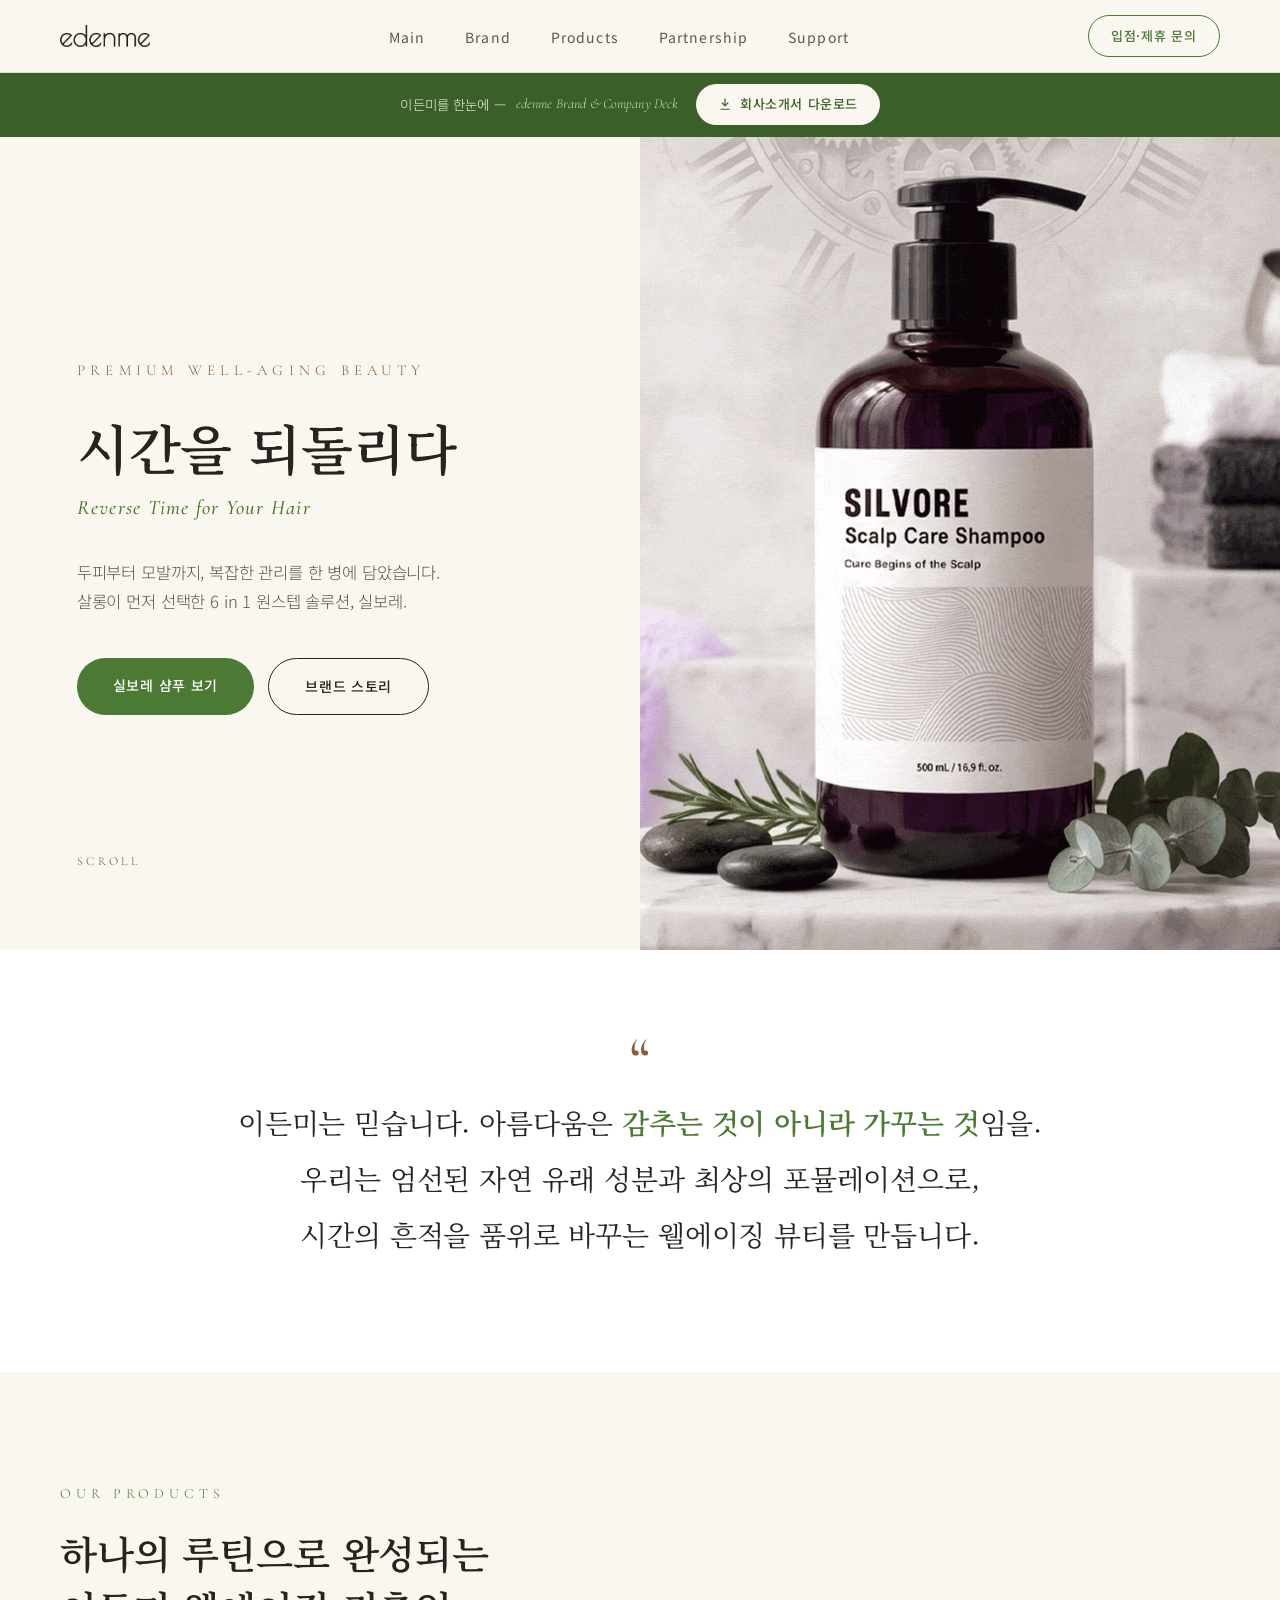
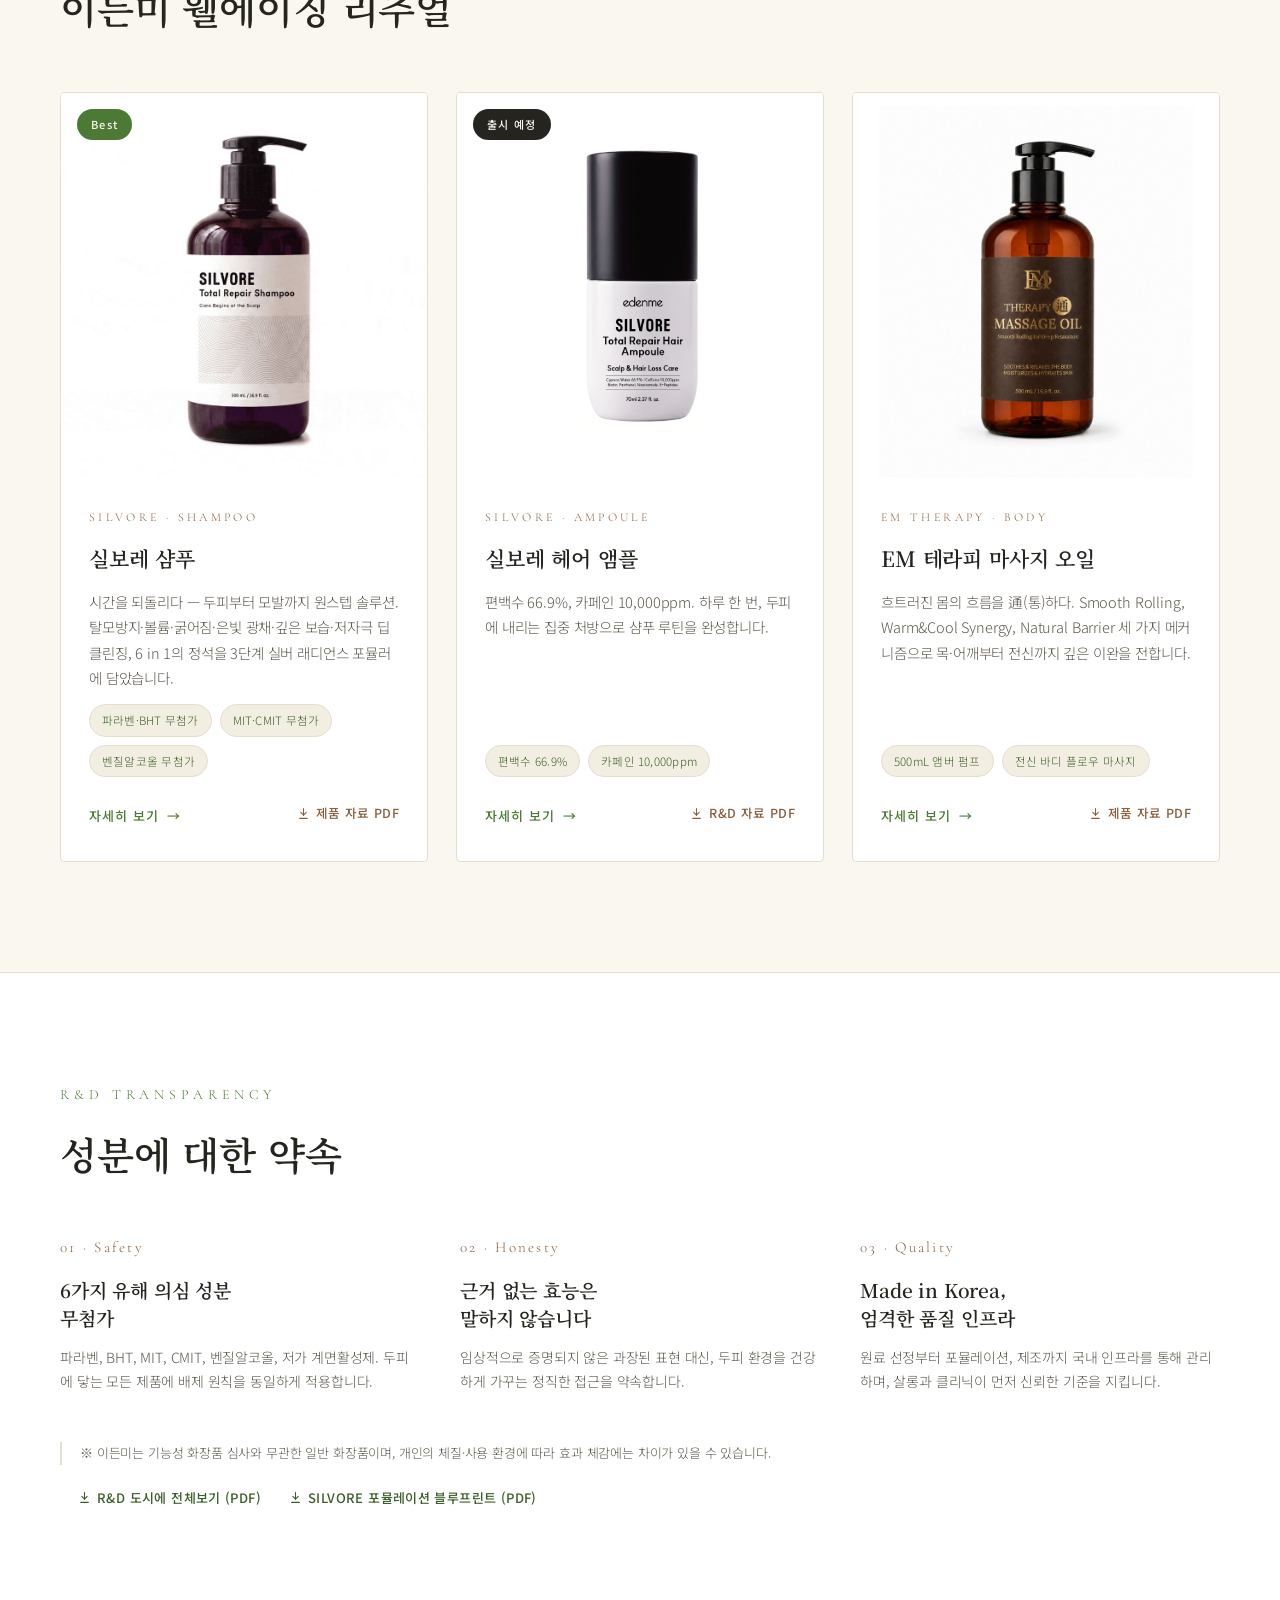
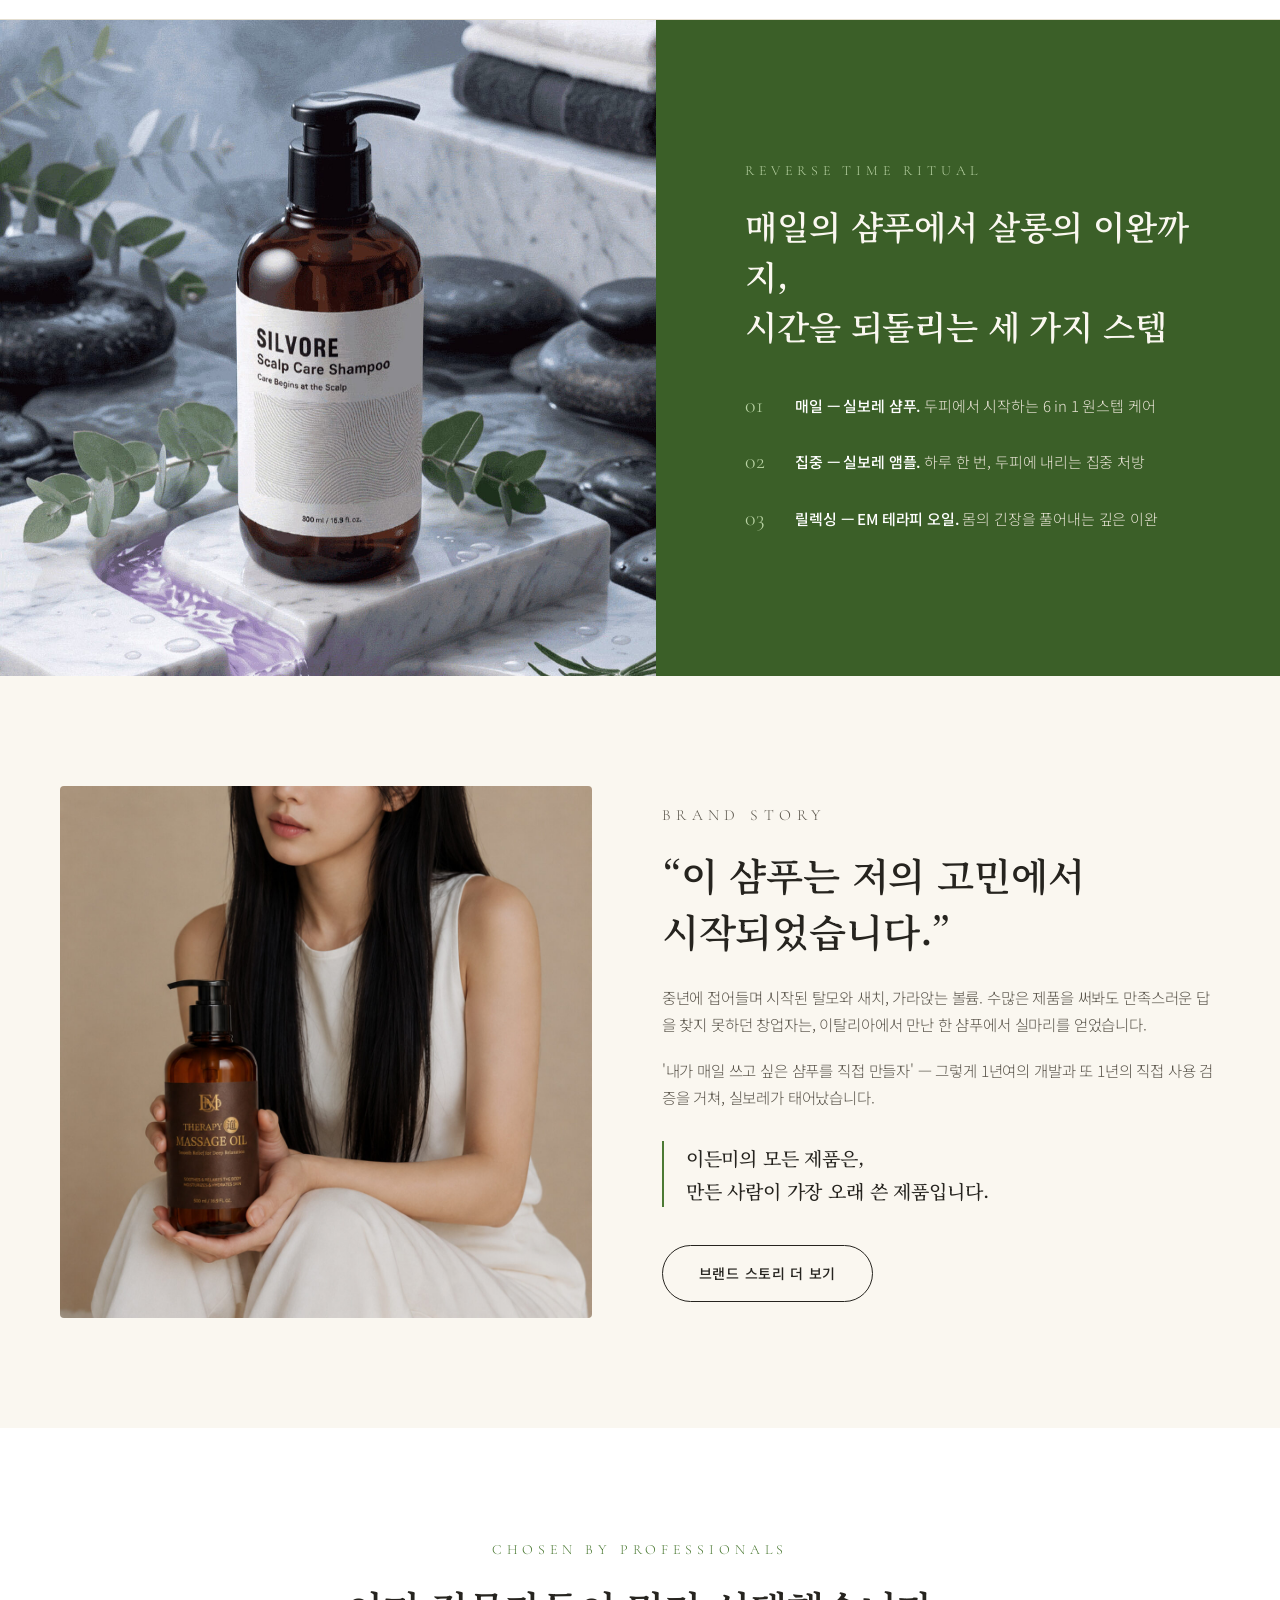
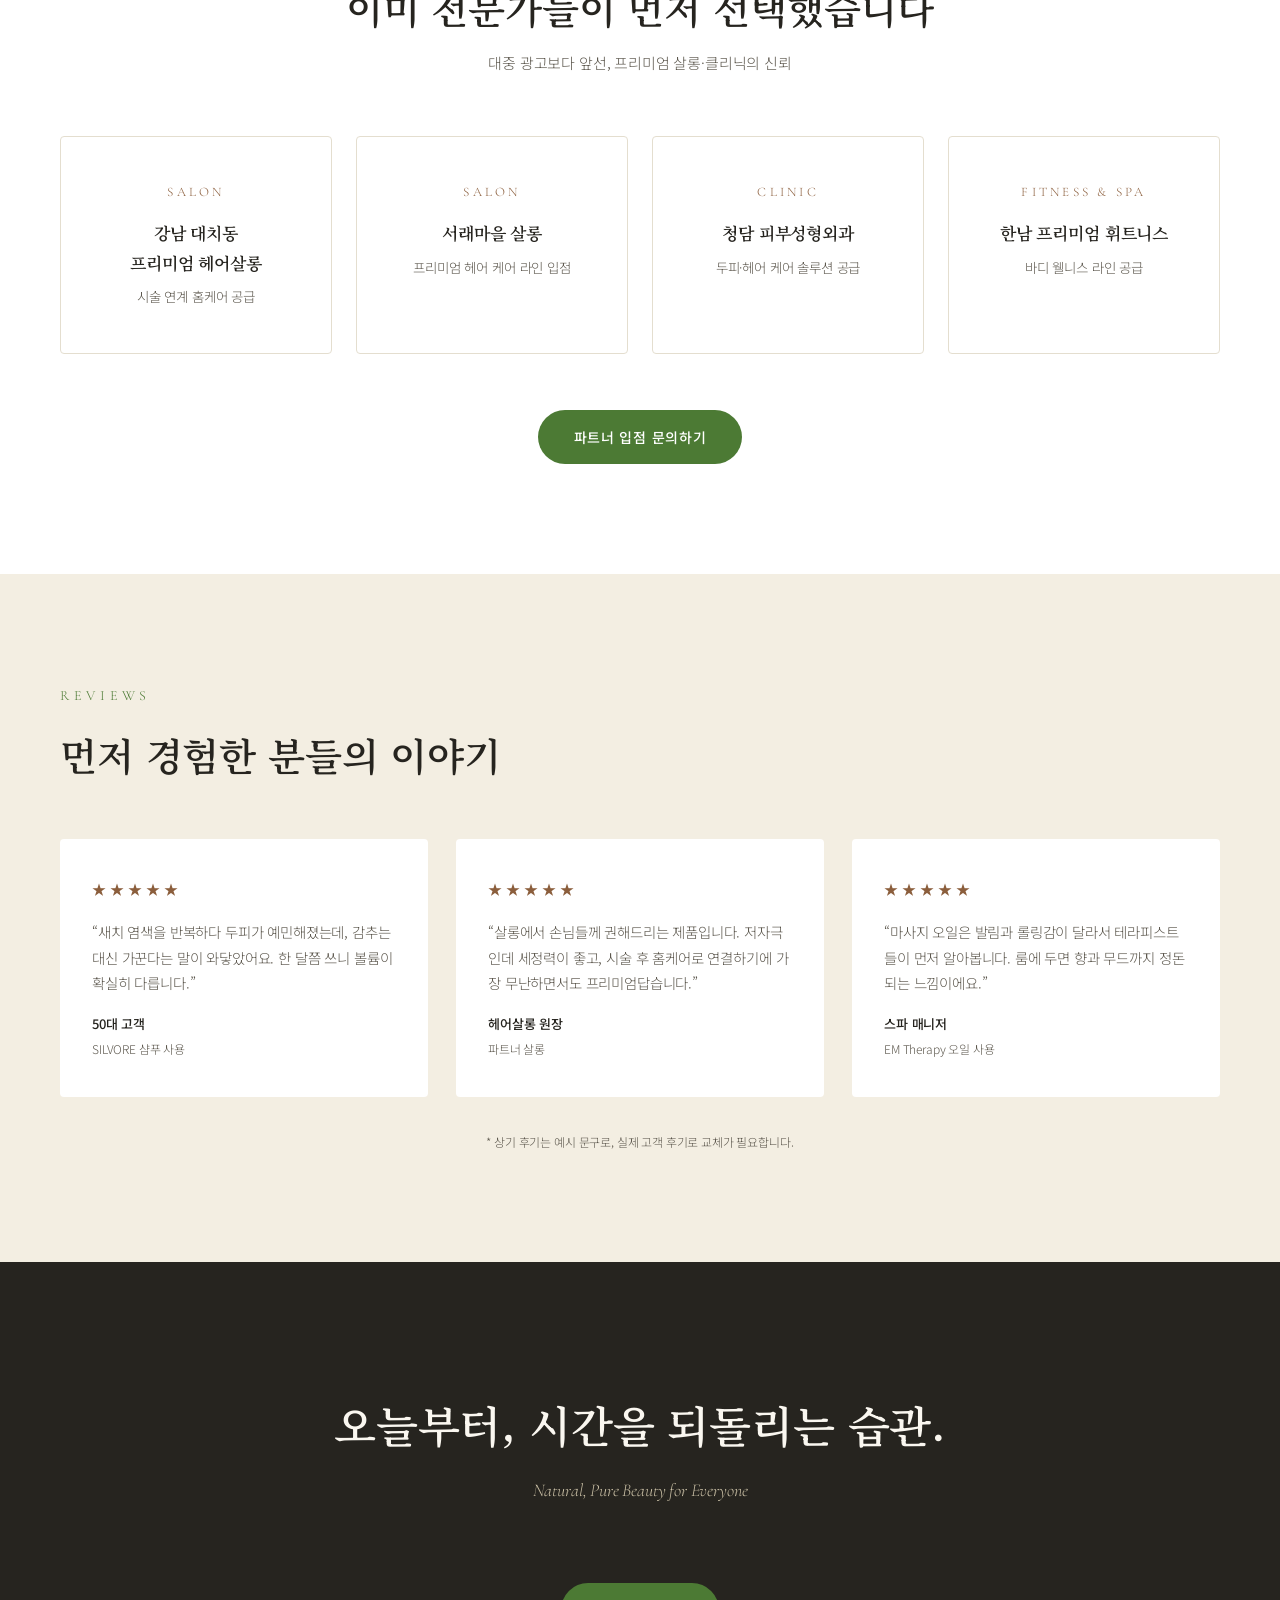
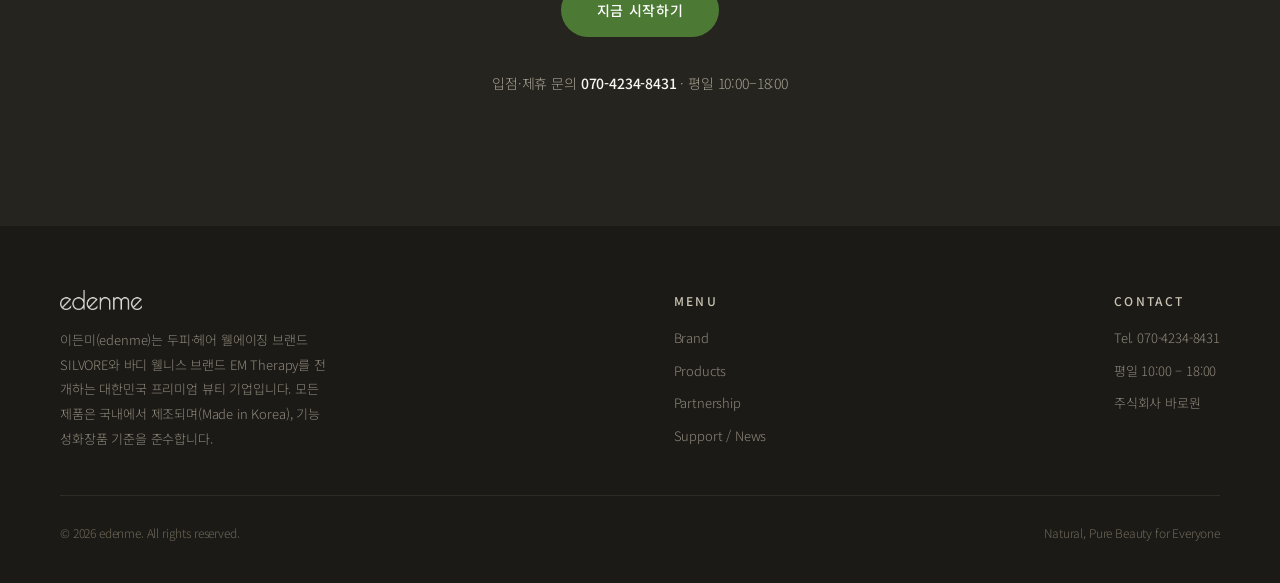
<file: index.html>
<!DOCTYPE html>
<html lang="ko">
<head>
<meta charset="UTF-8">
<meta name="viewport" content="width=device-width, initial-scale=1.0">
<title>edenme 이든미 — Natural, Pure Beauty for Everyone</title>
<meta name="description" content="시간을 되돌리다 — Reverse Time for Your Hair. 살롱이 먼저 선택한 6 in 1 원스텝 솔루션, 실보레. 두피·헤어 웰에이징 브랜드 SILVORE와 바디 웰니스 브랜드 EM Therapy를 전개하는 프리미엄 뷰티 기업 이든미.">
<link rel="icon" href="/favicon.ico" sizes="any">
<link rel="icon" type="image/png" sizes="32x32" href="/favicon-32x32.png">
<link rel="icon" type="image/png" sizes="16x16" href="/favicon-16x16.png">
<link rel="apple-touch-icon" href="/apple-touch-icon.png">
<meta name="theme-color" content="#4C7A34">
<link rel="canonical" href="https://edenme.biz/">
<meta property="og:type" content="website">
<meta property="og:site_name" content="edenme 이든미">
<meta property="og:title" content="edenme 이든미 — Natural, Pure Beauty for Everyone">
<meta property="og:description" content="시간을 되돌리다 — Reverse Time for Your Hair. 살롱이 먼저 선택한 6 in 1 원스텝 솔루션, 실보레. 두피·헤어 웰에이징 브랜드 SILVORE와 바디 웰니스 브랜드 EM Therapy를 전개하는 프리미엄 뷰티 기업 이든미.">
<meta property="og:url" content="https://edenme.biz/">
<meta property="og:image" content="https://edenme.biz/images/hero-shampoo.jpg">
<meta name="twitter:card" content="summary_large_image">
<link rel="preconnect" href="https://fonts.googleapis.com">
<link rel="preconnect" href="https://fonts.gstatic.com" crossorigin>
<link href="https://fonts.googleapis.com/css2?family=Noto+Sans+KR:wght@300;400;500;700&family=Noto+Serif+KR:wght@300;400;600;700&family=Cormorant+Garamond:ital,wght@0,400;0,500;0,600;1,400&display=swap" rel="stylesheet">
<style>
:root{
  --cream:#FAF7F0;
  --cream-deep:#F3EEE2;
  --green:#4C7A34;
  --green-dark:#3B5F28;
  --amber:#8B5E3C;
  --ink:#26241F;
  --ink-soft:#5C574D;
  --line:#E4DECF;
  --white:#FFFFFF;
  --serif-en:'Cormorant Garamond', serif;
  --serif-ko:'Noto Serif KR', serif;
  --sans-ko:'Noto Sans KR', sans-serif;
}
*{margin:0;padding:0;box-sizing:border-box}
html{scroll-behavior:smooth}
body{font-family:var(--sans-ko);color:var(--ink);background:var(--cream);line-height:1.75;font-weight:300;letter-spacing:-0.01em}
img{max-width:100%;display:block}
a{color:inherit;text-decoration:none}
.container{width:min(1160px,92%);margin:0 auto}
.serif{font-family:var(--serif-ko)}
.en{font-family:var(--serif-en)}

/* ===== Header ===== */
header{position:fixed;top:0;left:0;right:0;z-index:100;background:rgba(250,247,240,.92);backdrop-filter:blur(10px);border-bottom:1px solid var(--line);transition:.3s}
.nav{display:flex;align-items:center;justify-content:space-between;height:72px}
.nav-logo img{height:22px;width:auto}
.nav-menu{display:flex;gap:40px;list-style:none}
.nav-menu a{font-size:14px;font-weight:400;letter-spacing:.08em;color:var(--ink-soft);transition:.2s}
.nav-menu a:hover{color:var(--green)}
.nav-cta{font-size:13px;font-weight:500;letter-spacing:.06em;color:var(--green);border:1px solid var(--green);padding:9px 22px;border-radius:100px;transition:.25s}
.nav-cta:hover{background:var(--green);color:var(--white)}
.hamburger{display:none;flex-direction:column;gap:5px;background:none;border:none;cursor:pointer;padding:6px}
.hamburger span{width:22px;height:1.5px;background:var(--ink)}

/* ===== Profile download banner ===== */
.profile-banner{position:fixed;top:72px;left:0;right:0;z-index:99;background:var(--green-dark);color:var(--cream)}
.profile-banner .container{display:flex;align-items:center;justify-content:center;gap:18px;flex-wrap:wrap;padding:12px 0}
.profile-banner .pb-text{display:flex;align-items:center;gap:10px;font-size:13.5px;letter-spacing:.01em}
.profile-banner .pb-text .en{font-family:var(--serif-en);font-style:italic;color:#C9E3AF;font-size:14px}
.profile-banner .pb-btn{display:inline-flex;align-items:center;gap:8px;background:var(--cream);color:var(--green-dark);font-size:13px;font-weight:500;letter-spacing:.04em;padding:9px 22px;border-radius:100px;transition:.25s;white-space:nowrap}
.profile-banner .pb-btn:hover{background:var(--amber);color:var(--white)}
.profile-banner .pb-btn svg{width:14px;height:14px}
body{padding-top:0}
.hero{margin-top:50px}

/* ===== Hero ===== */
.hero{min-height:100vh;display:grid;grid-template-columns:1fr 1fr;align-items:stretch;padding-top:72px}
.hero-text{display:flex;flex-direction:column;justify-content:center;padding:60px 6vw}
.hero-eyebrow{font-family:var(--serif-en);font-size:15px;letter-spacing:.35em;text-transform:uppercase;color:var(--amber);margin-bottom:28px}
.hero h1{font-family:var(--serif-ko);font-size:clamp(34px,4.2vw,58px);font-weight:600;line-height:1.3;margin-bottom:10px}
.hero h1 .en{display:block;font-size:clamp(17px,1.6vw,22px);font-weight:500;font-style:italic;color:var(--green);letter-spacing:.06em;margin-top:14px}
.hero-sub{font-size:clamp(15px,1.3vw,17px);color:var(--ink-soft);margin:26px 0 42px;max-width:42ch}
.hero-btns{display:flex;gap:14px;flex-wrap:wrap}
.btn{display:inline-block;font-size:14px;font-weight:500;letter-spacing:.05em;padding:15px 36px;border-radius:100px;transition:.25s}
.btn-primary{background:var(--green);color:var(--white)}
.btn-primary:hover{background:var(--green-dark)}
.btn-ghost{border:1px solid var(--ink);color:var(--ink)}
.btn-ghost:hover{background:var(--ink);color:var(--cream)}
.hero-visual{position:relative;overflow:hidden}
.hero-visual img{width:100%;height:100%;object-fit:cover}
.hero-scroll{position:absolute;bottom:28px;left:6vw;font-family:var(--serif-en);font-size:12px;letter-spacing:.3em;text-transform:uppercase;color:var(--ink-soft)}

/* ===== Section base ===== */
section{padding:110px 0}
.sec-eyebrow{font-family:var(--serif-en);font-size:14px;letter-spacing:.35em;text-transform:uppercase;color:var(--green);margin-bottom:18px}
.sec-title{font-family:var(--serif-ko);font-size:clamp(26px,3vw,40px);font-weight:600;line-height:1.45}

/* ===== Philosophy ===== */
.philosophy{background:var(--white);text-align:center}
.philosophy blockquote{font-family:var(--serif-ko);font-size:clamp(19px,2.2vw,28px);font-weight:400;line-height:2;max-width:34em;margin:0 auto;color:var(--ink)}
.philosophy blockquote strong{color:var(--green);font-weight:600}
.philosophy .mark{font-family:var(--serif-en);font-size:64px;line-height:0;color:var(--amber);display:block;margin-bottom:34px}

/* ===== Products ===== */
.products-head{display:flex;align-items:flex-end;justify-content:space-between;gap:24px;margin-bottom:56px;flex-wrap:wrap}
.product-grid{display:grid;grid-template-columns:repeat(3,1fr);gap:28px}
.card{background:var(--white);border:1px solid var(--line);border-radius:4px;overflow:hidden;transition:.3s;display:flex;flex-direction:column}
.card:hover{transform:translateY(-6px);box-shadow:0 24px 48px rgba(38,36,31,.08)}
.card-img{aspect-ratio:1/1.05;background:var(--white);display:flex;align-items:center;justify-content:center;overflow:hidden;position:relative}
.card-img img{width:100%;height:100%;object-fit:cover}
.card-img.contain img{object-fit:contain;padding:28px}
.card-badge{position:absolute;top:16px;left:16px;font-size:11px;letter-spacing:.12em;font-weight:500;background:var(--ink);color:var(--cream);padding:6px 14px;border-radius:100px}
.card-badge.green{background:var(--green)}
.card-body{padding:30px 28px 34px;display:flex;flex-direction:column;gap:12px;flex:1}
.card-line{font-family:var(--serif-en);font-size:12px;letter-spacing:.28em;text-transform:uppercase;color:var(--amber)}
.card h3{font-family:var(--serif-ko);font-size:21px;font-weight:600}
.card p{font-size:14.5px;color:var(--ink-soft);flex:1}
.card-link{font-size:13px;font-weight:500;letter-spacing:.08em;color:var(--green);margin-top:6px}
.card-link::after{content:'→';margin-left:8px;transition:.2s}
.card:hover .card-link::after{margin-left:14px}
.card-tags{display:flex;flex-wrap:wrap;gap:8px;margin:2px 0 4px}
.card-tags span{font-size:11.5px;letter-spacing:.02em;color:var(--green-dark);background:var(--cream-deep);border:1px solid var(--line);padding:5px 12px;border-radius:100px}
.card-foot{display:flex;align-items:center;justify-content:space-between;gap:12px;margin-top:6px}
.card-dl{display:inline-flex;align-items:center;gap:6px;font-size:12.5px;font-weight:500;letter-spacing:.03em;color:var(--amber)}
.card-dl svg{width:13px;height:13px}
.card-dl:hover{color:var(--green-dark)}

/* ===== Ingredient Promise ===== */
.promise{background:var(--white);border-top:1px solid var(--line);border-bottom:1px solid var(--line)}
.promise-grid{display:grid;grid-template-columns:repeat(3,1fr);gap:40px;margin-top:52px}
.promise-item{text-align:left}
.promise-item .num{font-family:var(--serif-en);font-size:15px;color:var(--amber);letter-spacing:.15em;display:block;margin-bottom:16px}
.promise-item h3{font-family:var(--serif-ko);font-size:19px;font-weight:600;margin-bottom:12px;line-height:1.5}
.promise-item p{font-size:14px;color:var(--ink-soft)}
.promise-note{margin-top:48px;font-size:13px;color:var(--ink-soft);border-left:2px solid var(--line);padding-left:18px}
.promise-downloads{display:flex;flex-wrap:wrap;gap:28px;margin-top:22px;padding-left:18px}
.promise-downloads .card-dl{color:var(--green-dark);font-size:13px}

/* ===== Ritual band ===== */
.ritual{background:var(--green-dark);color:var(--cream);padding:0}
.ritual-grid{display:grid;grid-template-columns:1.05fr 1fr;min-height:520px}
.ritual-img{overflow:hidden}
.ritual-img img{width:100%;height:100%;object-fit:cover}
.ritual-text{padding:80px 7vw;display:flex;flex-direction:column;justify-content:center}
.ritual-text .sec-eyebrow{color:#B9D3A4}
.ritual-text h2{font-family:var(--serif-ko);font-size:clamp(24px,2.6vw,34px);font-weight:600;line-height:1.5;margin-bottom:26px}
.ritual-steps{list-style:none;display:flex;flex-direction:column;gap:18px;margin-top:8px}
.ritual-steps li{display:flex;gap:18px;align-items:baseline;font-size:15px;color:#E9E4D6}
.ritual-steps .num{font-family:var(--serif-en);font-size:22px;color:#B9D3A4;min-width:32px}
.ritual-steps b{font-weight:500;color:var(--white)}

/* ===== Story ===== */
.story-grid{display:grid;grid-template-columns:1fr 1.05fr;gap:70px;align-items:center}
.story-img{border-radius:4px;overflow:hidden}
.story-text .sec-title{margin-bottom:26px}
.story-text p{color:var(--ink-soft);font-size:15.5px;margin-bottom:18px}
.story-text .quote{font-family:var(--serif-ko);font-size:19px;font-weight:500;color:var(--ink);border-left:2px solid var(--green);padding-left:22px;margin:30px 0}

/* ===== Reference ===== */
.reference{background:var(--white);text-align:center}
.reference .sec-title{margin-bottom:14px}
.reference .sub{color:var(--ink-soft);font-size:15px;margin-bottom:60px}
.ref-grid{display:grid;grid-template-columns:repeat(4,1fr);gap:24px}
.ref-item{border:1px solid var(--line);border-radius:4px;padding:44px 20px;transition:.3s}
.ref-item:hover{border-color:var(--green);background:var(--cream)}
.ref-item .en{font-size:13px;letter-spacing:.25em;text-transform:uppercase;color:var(--amber);display:block;margin-bottom:14px}
.ref-item h4{font-family:var(--serif-ko);font-size:17px;font-weight:600;margin-bottom:8px}
.ref-item p{font-size:13.5px;color:var(--ink-soft)}

/* ===== Reviews ===== */
.reviews{background:var(--cream-deep)}
.review-grid{display:grid;grid-template-columns:repeat(3,1fr);gap:28px;margin-top:56px}
.review{background:var(--white);border-radius:4px;padding:38px 32px;display:flex;flex-direction:column;gap:18px}
.stars{color:var(--amber);letter-spacing:4px;font-size:14px}
.review p{font-size:14.5px;color:var(--ink-soft);flex:1}
.review .who{font-size:13px;font-weight:500;color:var(--ink)}
.review .who span{display:block;font-weight:300;color:var(--ink-soft);font-size:12px;margin-top:2px}

/* ===== Closing CTA ===== */
.closing{background:var(--ink);color:var(--cream);text-align:center;padding:130px 0}
.closing h2{font-family:var(--serif-ko);font-size:clamp(26px,3.4vw,44px);font-weight:600;line-height:1.5;margin-bottom:18px}
.closing .en-line{font-family:var(--serif-en);font-style:italic;font-size:18px;color:#C9BFa5;margin-bottom:48px;display:block}
.closing .btn-primary{margin-bottom:34px}
.closing .contact{font-size:14px;color:#A8A295}
.closing .contact b{color:var(--cream);font-weight:500}

/* ===== Footer ===== */
footer{background:#1C1A16;color:#8F897C;padding:64px 0 40px;font-size:13px}
.foot-grid{display:flex;justify-content:space-between;gap:40px;flex-wrap:wrap;margin-bottom:44px}
.foot-brand img{height:20px;width:auto;margin-bottom:18px;opacity:.9}
.foot-brand p{max-width:38ch;line-height:1.9}
.foot-col h5{font-size:12px;letter-spacing:.2em;color:#C9C3B4;font-weight:500;margin-bottom:16px;text-transform:uppercase}
.foot-col ul{list-style:none;display:flex;flex-direction:column;gap:10px}
.foot-col a:hover{color:var(--cream)}
.foot-bottom{border-top:1px solid #2E2B25;padding-top:26px;display:flex;justify-content:space-between;gap:16px;flex-wrap:wrap;font-size:12px;color:#6E6959}

/* ===== Reveal animation ===== */
.reveal{opacity:0;transform:translateY(28px);transition:opacity .8s ease,transform .8s ease}
.reveal.on{opacity:1;transform:none}

/* ===== Mobile ===== */
@media(max-width:920px){
  .hero{grid-template-columns:1fr;min-height:auto}
  .hero-visual{order:-1;height:52vw;min-height:300px;margin-top:0}
  .hero-text{padding:52px 6vw 70px}
  .hero-scroll{display:none}
  .product-grid,.review-grid{grid-template-columns:1fr;max-width:480px;margin-left:auto;margin-right:auto}
  .ritual-grid,.story-grid{grid-template-columns:1fr}
  .ritual-img{height:60vw;min-height:280px}
  .ref-grid{grid-template-columns:repeat(2,1fr)}
  .nav-menu,.nav-cta{display:none}
  .hamburger{display:flex}
  .nav-menu.open{display:flex;position:absolute;top:72px;left:0;right:0;background:var(--cream);flex-direction:column;padding:28px 6vw 34px;gap:22px;border-bottom:1px solid var(--line)}
  section{padding:80px 0}
  .profile-banner .container{flex-direction:column;padding:14px 0;gap:10px;text-align:center}
  .hero{margin-top:78px}
  .promise-grid{grid-template-columns:1fr;gap:36px}
}
@media(max-width:520px){
  .ref-grid{grid-template-columns:1fr}
}
</style>
</head>
<body>

<!-- ===== Header ===== -->
<header>
  <div class="container nav">
    <a class="nav-logo" href="#main" aria-label="edenme 홈">
      <img src="images/logo.png" alt="edenme">
    </a>
    <ul class="nav-menu" id="navMenu">
      <li><a href="#main">Main</a></li>
      <li><a href="#brand">Brand</a></li>
      <li><a href="#products">Products</a></li>
      <li><a href="#partnership">Partnership</a></li>
      <li><a href="#support">Support</a></li>
    </ul>
    <a class="nav-cta" href="tel:07042348431">입점·제휴 문의</a>
    <button class="hamburger" id="hamburger" aria-label="메뉴 열기"><span></span><span></span><span></span></button>
  </div>
</header>

<!-- ===== Company Profile Download Banner ===== -->
<div class="profile-banner">
  <div class="container">
    <p class="pb-text">이든미를 한눈에 — <span class="en">edenme Brand &amp; Company Deck</span></p>
    <a class="pb-btn" href="downloads/edenme-company-profile.pdf" download>
      <svg viewBox="0 0 24 24" fill="none" stroke="currentColor" stroke-width="2" stroke-linecap="round" stroke-linejoin="round"><path d="M12 3v12"/><path d="M7 10l5 5 5-5"/><path d="M5 21h14"/></svg>
      회사소개서 다운로드
    </a>
  </div>
</div>

<!-- ===== Hero ===== -->
<section class="hero" id="main" style="padding:72px 0 0">
  <div class="hero-text">
    <p class="hero-eyebrow">Premium Well-Aging Beauty</p>
    <h1>시간을 되돌리다
      <span class="en">Reverse Time for Your Hair</span>
    </h1>
    <p class="hero-sub">두피부터 모발까지, 복잡한 관리를 한 병에 담았습니다.<br>살롱이 먼저 선택한 6 in 1 원스텝 솔루션, 실보레.</p>
    <div class="hero-btns">
      <a class="btn btn-primary" href="#products">실보레 샴푸 보기</a>
      <a class="btn btn-ghost" href="#brand">브랜드 스토리</a>
    </div>
    <span class="hero-scroll">Scroll</span>
  </div>
  <div class="hero-visual">
    <img src="images/hero-shampoo.jpg" alt="SILVORE Scalp Care Shampoo — 대리석과 유칼립투스가 어우러진 스파 무드의 제품 연출">
  </div>
</section>

<!-- ===== Philosophy ===== -->
<section class="philosophy reveal">
  <div class="container">
    <blockquote>
      <span class="mark">“</span>
      이든미는 믿습니다. 아름다움은 <strong>감추는 것이 아니라 가꾸는 것</strong>임을.<br>
      우리는 엄선된 자연 유래 성분과 최상의 포뮬레이션으로,<br>
      시간의 흔적을 품위로 바꾸는 웰에이징 뷰티를 만듭니다.
    </blockquote>
  </div>
</section>

<!-- ===== Products ===== -->
<section id="products">
  <div class="container">
    <div class="products-head reveal">
      <div>
        <p class="sec-eyebrow">Our Products</p>
        <h2 class="sec-title">하나의 루틴으로 완성되는<br>이든미 웰에이징 리추얼</h2>
      </div>
    </div>
    <div class="product-grid">
      <article class="card reveal">
        <div class="card-img">
          <img src="images/product-shampoo.jpg" alt="SILVORE Total Repair Shampoo 500mL">
          <span class="card-badge green">Best</span>
        </div>
        <div class="card-body">
          <span class="card-line">Silvore · Shampoo</span>
          <h3>실보레 샴푸</h3>
          <p>시간을 되돌리다 — 두피부터 모발까지 원스텝 솔루션. 탈모방지·볼륨·굵어짐·은빛 광채·깊은 보습·저자극 딥클린징, 6 in 1의 정석을 3단계 실버 래디언스 포뮬러에 담았습니다.</p>
          <div class="card-tags">
            <span>파라벤·BHT 무첨가</span>
            <span>MIT·CMIT 무첨가</span>
            <span>벤질알코올 무첨가</span>
          </div>
          <div class="card-foot">
            <span class="card-link">자세히 보기</span>
            <a class="card-dl" href="downloads/silvore-scalp-care-solution.pdf" download>
              <svg viewBox="0 0 24 24" fill="none" stroke="currentColor" stroke-width="2" stroke-linecap="round" stroke-linejoin="round"><path d="M12 3v12"/><path d="M7 10l5 5 5-5"/><path d="M5 21h14"/></svg>
              제품 자료 PDF
            </a>
          </div>
        </div>
      </article>
      <article class="card reveal">
        <div class="card-img contain">
          <img src="images/product-ampoule.jpg" alt="SILVORE Total Repair Hair Ampoule 70mL">
          <span class="card-badge">출시 예정</span>
        </div>
        <div class="card-body">
          <span class="card-line">Silvore · Ampoule</span>
          <h3>실보레 헤어 앰플</h3>
          <p>편백수 66.9%, 카페인 10,000ppm. 하루 한 번, 두피에 내리는 집중 처방으로 샴푸 루틴을 완성합니다.</p>
          <div class="card-tags">
            <span>편백수 66.9%</span>
            <span>카페인 10,000ppm</span>
          </div>
          <div class="card-foot">
            <span class="card-link">자세히 보기</span>
            <a class="card-dl" href="downloads/edenme-rd-dossier.pdf" download>
              <svg viewBox="0 0 24 24" fill="none" stroke="currentColor" stroke-width="2" stroke-linecap="round" stroke-linejoin="round"><path d="M12 3v12"/><path d="M7 10l5 5 5-5"/><path d="M5 21h14"/></svg>
              R&amp;D 자료 PDF
            </a>
          </div>
        </div>
      </article>
      <article class="card reveal">
        <div class="card-img">
          <img src="images/product-oil.jpg" alt="EM Therapy 通 Massage Oil 500mL">
        </div>
        <div class="card-body">
          <span class="card-line">EM Therapy · Body</span>
          <h3>EM 테라피 마사지 오일</h3>
          <p>흐트러진 몸의 흐름을 通(통)하다. Smooth Rolling, Warm&amp;Cool Synergy, Natural Barrier 세 가지 메커니즘으로 목·어깨부터 전신까지 깊은 이완을 전합니다.</p>
          <div class="card-tags">
            <span>500mL 앰버 펌프</span>
            <span>전신 바디 플로우 마사지</span>
          </div>
          <div class="card-foot">
            <span class="card-link">자세히 보기</span>
            <a class="card-dl" href="downloads/edenme-zen-flow.pdf" download>
              <svg viewBox="0 0 24 24" fill="none" stroke="currentColor" stroke-width="2" stroke-linecap="round" stroke-linejoin="round"><path d="M12 3v12"/><path d="M7 10l5 5 5-5"/><path d="M5 21h14"/></svg>
              제품 자료 PDF
            </a>
          </div>
        </div>
      </article>
    </div>
  </div>
</section>

<!-- ===== Ingredient Promise ===== -->
<section class="promise">
  <div class="container">
    <p class="sec-eyebrow reveal">R&amp;D Transparency</p>
    <h2 class="sec-title reveal">성분에 대한 약속</h2>
    <div class="promise-grid">
      <div class="promise-item reveal">
        <span class="num">01 · Safety</span>
        <h3>6가지 유해 의심 성분<br>무첨가</h3>
        <p>파라벤, BHT, MIT, CMIT, 벤질알코올, 저가 계면활성제. 두피에 닿는 모든 제품에 배제 원칙을 동일하게 적용합니다.</p>
      </div>
      <div class="promise-item reveal">
        <span class="num">02 · Honesty</span>
        <h3>근거 없는 효능은<br>말하지 않습니다</h3>
        <p>임상적으로 증명되지 않은 과장된 표현 대신, 두피 환경을 건강하게 가꾸는 정직한 접근을 약속합니다.</p>
      </div>
      <div class="promise-item reveal">
        <span class="num">03 · Quality</span>
        <h3>Made in Korea,<br>엄격한 품질 인프라</h3>
        <p>원료 선정부터 포뮬레이션, 제조까지 국내 인프라를 통해 관리하며, 살롱과 클리닉이 먼저 신뢰한 기준을 지킵니다.</p>
      </div>
    </div>
    <p class="promise-note reveal">※ 이든미는 기능성 화장품 심사와 무관한 일반 화장품이며, 개인의 체질·사용 환경에 따라 효과 체감에는 차이가 있을 수 있습니다.</p>
    <div class="promise-downloads reveal">
      <a class="card-dl" href="downloads/edenme-rd-dossier.pdf" download>
        <svg viewBox="0 0 24 24" fill="none" stroke="currentColor" stroke-width="2" stroke-linecap="round" stroke-linejoin="round"><path d="M12 3v12"/><path d="M7 10l5 5 5-5"/><path d="M5 21h14"/></svg>
        R&amp;D 도시에 전체보기 (PDF)
      </a>
      <a class="card-dl" href="downloads/silvore-formulation-blueprint.pdf" download>
        <svg viewBox="0 0 24 24" fill="none" stroke="currentColor" stroke-width="2" stroke-linecap="round" stroke-linejoin="round"><path d="M12 3v12"/><path d="M7 10l5 5 5-5"/><path d="M5 21h14"/></svg>
        SILVORE 포뮬레이션 블루프린트 (PDF)
      </a>
    </div>
  </div>
</section>

<!-- ===== Ritual band ===== -->
<section class="ritual">
  <div class="ritual-grid">
    <div class="ritual-img">
      <img src="images/ritual-shampoo.jpg" alt="스파 스톤과 유칼립투스에 둘러싸인 SILVORE 샴푸">
    </div>
    <div class="ritual-text reveal">
      <p class="sec-eyebrow">Reverse Time Ritual</p>
      <h2>매일의 샴푸에서 살롱의 이완까지,<br>시간을 되돌리는 세 가지 스텝</h2>
      <ul class="ritual-steps">
        <li><span class="num">01</span><span><b>매일 — 실보레 샴푸.</b> 두피에서 시작하는 6 in 1 원스텝 케어</span></li>
        <li><span class="num">02</span><span><b>집중 — 실보레 앰플.</b> 하루 한 번, 두피에 내리는 집중 처방</span></li>
        <li><span class="num">03</span><span><b>릴렉싱 — EM 테라피 오일.</b> 몸의 긴장을 풀어내는 깊은 이완</span></li>
      </ul>
    </div>
  </div>
</section>

<!-- ===== Brand Story ===== -->
<section id="brand">
  <div class="container story-grid">
    <div class="story-img reveal">
      <img src="images/story-oil.jpg" alt="EM Therapy 마사지 오일을 든 모습 — 따뜻한 베이지 톤의 브랜드 무드">
    </div>
    <div class="story-text reveal">
      <p class="sec-eyebrow">Brand Story</p>
      <h2 class="sec-title">“이 샴푸는 저의 고민에서<br>시작되었습니다.”</h2>
      <p>중년에 접어들며 시작된 탈모와 새치, 가라앉는 볼륨. 수많은 제품을 써봐도 만족스러운 답을 찾지 못하던 창업자는, 이탈리아에서 만난 한 샴푸에서 실마리를 얻었습니다.</p>
      <p>'내가 매일 쓰고 싶은 샴푸를 직접 만들자' — 그렇게 1년여의 개발과 또 1년의 직접 사용 검증을 거쳐, 실보레가 태어났습니다.</p>
      <p class="quote">이든미의 모든 제품은,<br>만든 사람이 가장 오래 쓴 제품입니다.</p>
      <a class="btn btn-ghost" href="#" style="margin-top:8px">브랜드 스토리 더 보기</a>
    </div>
  </div>
</section>

<!-- ===== Reference ===== -->
<section class="reference" id="partnership">
  <div class="container">
    <p class="sec-eyebrow reveal">Chosen by Professionals</p>
    <h2 class="sec-title reveal">이미 전문가들이 먼저 선택했습니다</h2>
    <p class="sub reveal">대중 광고보다 앞선, 프리미엄 살롱·클리닉의 신뢰</p>
    <div class="ref-grid">
      <div class="ref-item reveal">
        <span class="en">Salon</span>
        <h4>강남 대치동<br>프리미엄 헤어살롱</h4>
        <p>시술 연계 홈케어 공급</p>
      </div>
      <div class="ref-item reveal">
        <span class="en">Salon</span>
        <h4>서래마을 살롱</h4>
        <p>프리미엄 헤어 케어 라인 입점</p>
      </div>
      <div class="ref-item reveal">
        <span class="en">Clinic</span>
        <h4>청담 피부성형외과</h4>
        <p>두피·헤어 케어 솔루션 공급</p>
      </div>
      <div class="ref-item reveal">
        <span class="en">Fitness &amp; Spa</span>
        <h4>한남 프리미엄 휘트니스</h4>
        <p>바디 웰니스 라인 공급</p>
      </div>
    </div>
    <a class="btn btn-primary reveal" href="tel:07042348431" style="margin-top:56px">파트너 입점 문의하기</a>
  </div>
</section>

<!-- ===== Reviews ===== -->
<section class="reviews">
  <div class="container">
    <p class="sec-eyebrow reveal">Reviews</p>
    <h2 class="sec-title reveal">먼저 경험한 분들의 이야기</h2>
    <div class="review-grid">
      <div class="review reveal">
        <span class="stars">★★★★★</span>
        <p>“새치 염색을 반복하다 두피가 예민해졌는데, 감추는 대신 가꾼다는 말이 와닿았어요. 한 달쯤 쓰니 볼륨이 확실히 다릅니다.”</p>
        <div class="who">50대 고객<span>SILVORE 샴푸 사용</span></div>
      </div>
      <div class="review reveal">
        <span class="stars">★★★★★</span>
        <p>“살롱에서 손님들께 권해드리는 제품입니다. 저자극인데 세정력이 좋고, 시술 후 홈케어로 연결하기에 가장 무난하면서도 프리미엄답습니다.”</p>
        <div class="who">헤어살롱 원장<span>파트너 살롱</span></div>
      </div>
      <div class="review reveal">
        <span class="stars">★★★★★</span>
        <p>“마사지 오일은 발림과 롤링감이 달라서 테라피스트들이 먼저 알아봅니다. 룸에 두면 향과 무드까지 정돈되는 느낌이에요.”</p>
        <div class="who">스파 매니저<span>EM Therapy 오일 사용</span></div>
      </div>
    </div>
    <p class="reveal" style="text-align:center;font-size:12px;color:var(--ink-soft);margin-top:34px">* 상기 후기는 예시 문구로, 실제 고객 후기로 교체가 필요합니다.</p>
  </div>
</section>

<!-- ===== Closing CTA ===== -->
<section class="closing" id="support">
  <div class="container reveal">
    <h2>오늘부터, 시간을 되돌리는 습관.</h2>
    <span class="en-line">Natural, Pure Beauty for Everyone</span><br>
    <a class="btn btn-primary" href="#products">지금 시작하기</a>
    <p class="contact">입점·제휴 문의 <b>070-4234-8431</b> · 평일 10:00–18:00</p>
  </div>
</section>

<!-- ===== Footer ===== -->
<footer>
  <div class="container">
    <div class="foot-grid">
      <div class="foot-brand">
        <img src="images/logo-light.png" alt="edenme">
        <p>이든미(edenme)는 두피·헤어 웰에이징 브랜드 SILVORE와 바디 웰니스 브랜드 EM Therapy를 전개하는 대한민국 프리미엄 뷰티 기업입니다. 모든 제품은 국내에서 제조되며(Made in Korea), 기능성화장품 기준을 준수합니다.</p>
      </div>
      <div class="foot-col">
        <h5>Menu</h5>
        <ul>
          <li><a href="#brand">Brand</a></li>
          <li><a href="#products">Products</a></li>
          <li><a href="#partnership">Partnership</a></li>
          <li><a href="#support">Support / News</a></li>
        </ul>
      </div>
      <div class="foot-col">
        <h5>Contact</h5>
        <ul>
          <li>Tel. 070-4234-8431</li>
          <li>평일 10:00 – 18:00</li>
          <li>주식회사 바로원</li>
        </ul>
      </div>
    </div>
    <div class="foot-bottom">
      <span>© 2026 edenme. All rights reserved.</span>
      <span>Natural, Pure Beauty for Everyone</span>
    </div>
  </div>
</footer>

<script>
// 모바일 메뉴
const hb=document.getElementById('hamburger'),menu=document.getElementById('navMenu');
hb.addEventListener('click',()=>menu.classList.toggle('open'));
menu.querySelectorAll('a').forEach(a=>a.addEventListener('click',()=>menu.classList.remove('open')));
// 스크롤 리빌
const io=new IntersectionObserver(es=>es.forEach(e=>{if(e.isIntersecting){e.target.classList.add('on');io.unobserve(e.target)}}),{threshold:.12});
document.querySelectorAll('.reveal').forEach(el=>io.observe(el));
</script>
</body>
</html>
</file>
